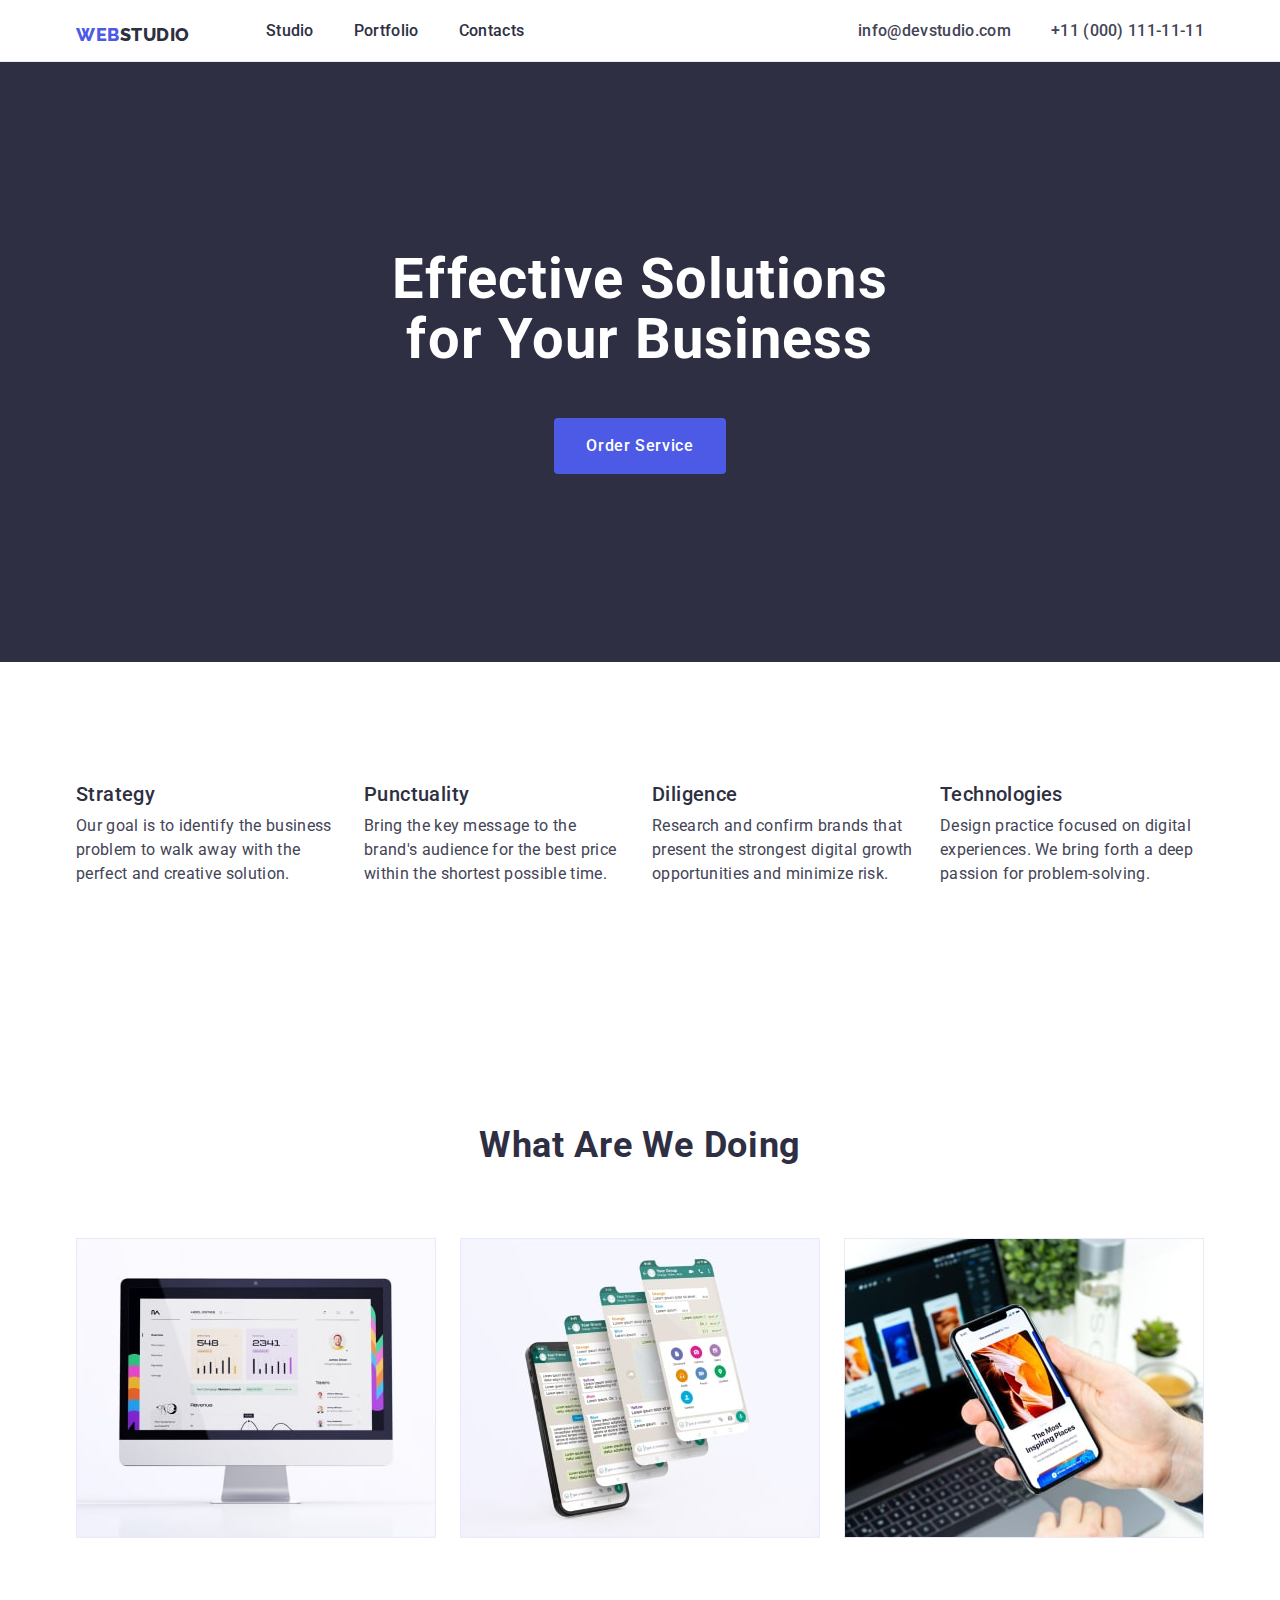
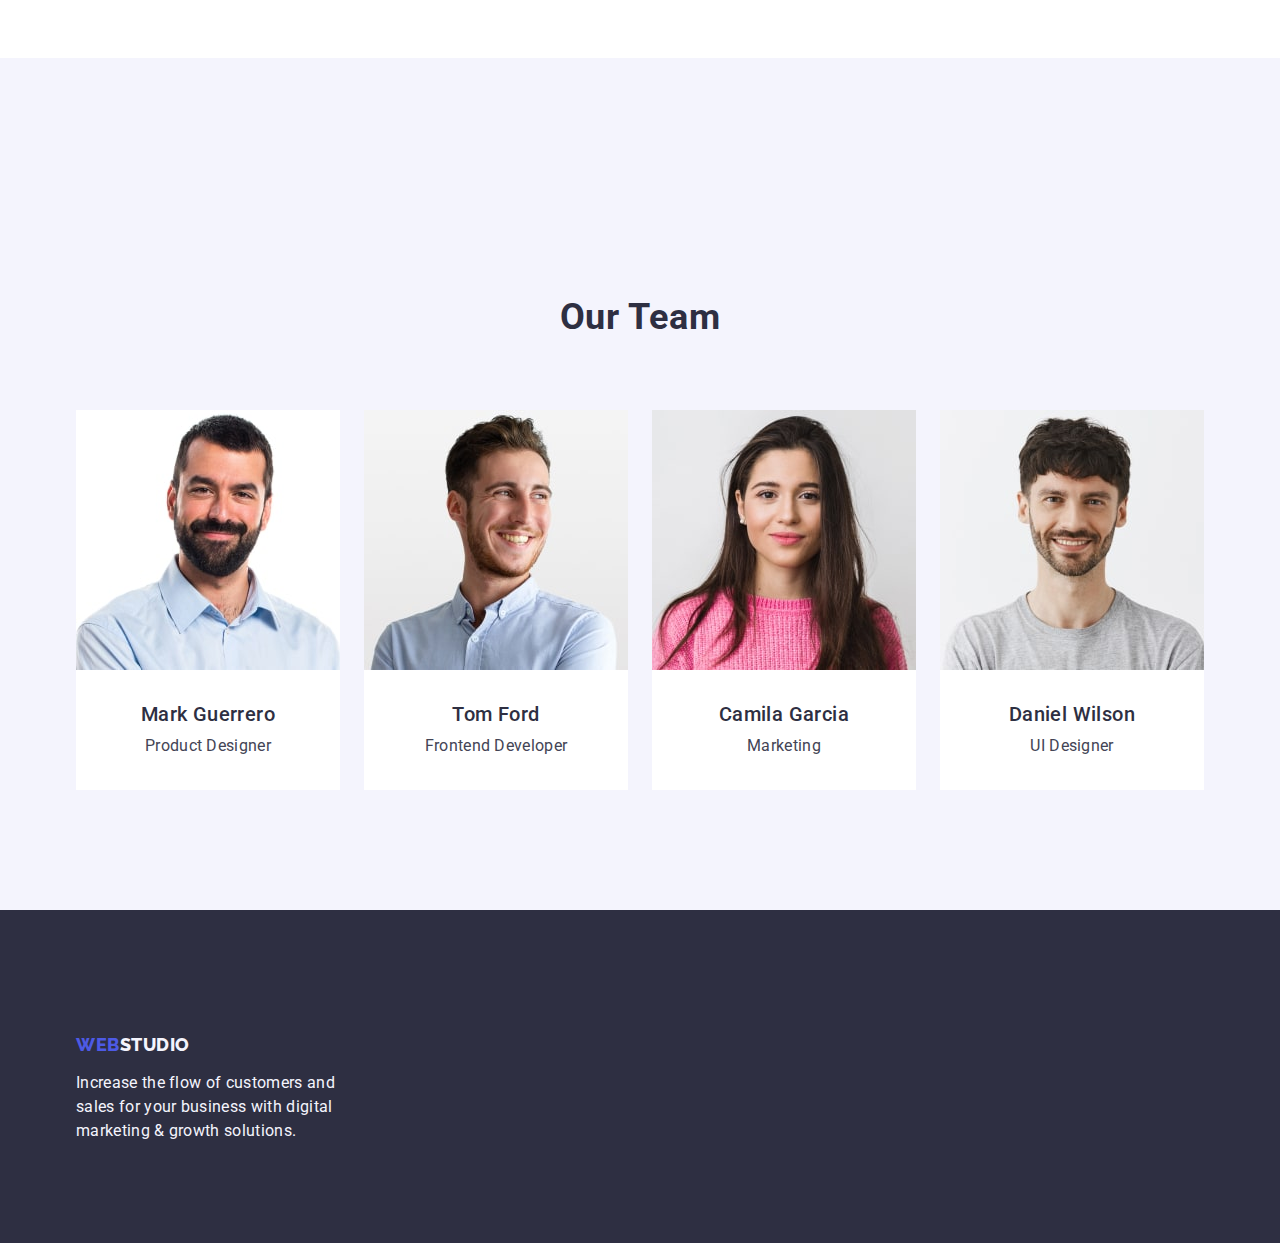
<file: index.html>
<!DOCTYPE html>
<html lang="en">
  <head>
    <meta charset="UTF-8" />
    <meta http-equiv="X-UA-Compatible" content="IE=edge" />
    <meta name="viewport" content="width=device-width, initial-scale=1.0" />
    <link rel="preconnect" href="https://fonts.googleapis.com" />
    <link rel="preconnect" href="https://fonts.gstatic.com" crossorigin />
    <link
      href="https://fonts.googleapis.com/css2?family=Raleway:wght@800&family=Roboto:wght@400;500;700&display=swap"
      rel="stylesheet"
    />
    <title>webstudio</title>
    <link
      rel="stylesheet"
      href="https://cdn.jsdelivr.net/npm/modern-normalize@2.0.0/modern-normalize.min.css"
    />
    <link rel="stylesheet" href="./css/styles.css" />
  </head>
  <body>
    <header class="header">
      <div class="container header-container">
        <nav class="header-navigation">
          <a href="./index.html" class="header-logo link"
            >Web<span class="header-span">Studio</span></a
          >
          <ul class="header-menu list">
            <li class="header-menu-item">
              <a class="header-menu-link link" href="./index.html">Studio</a>
            </li>
            <li class="header-menu-item">
              <a class="header-menu-link link" href="./portfolio.html"
                >Portfolio</a
              >
            </li>
            <li class="header-menu-item">
              <a class="header-menu-link link" href="">Contacts</a>
            </li>
          </ul>
        </nav>
        <address class="contact">
          <ul id="contact" class="header-address list">
            <li class="header-address-item">
              <a
                class="header-address-link link"
                href="mailto:info@devstudio.com"
                >info@devstudio.com</a
              >
            </li>
            <li class="header-address-item">
              <a class="header-address-link link" href="tel:+110001111111"
                >+11 (000) 111-11-11</a
              >
            </li>
          </ul>
        </address>
      </div>
    </header>

    <main>
      <section id="home" class="hero">
        <div class="container hero-container">
          <h1 class="hero-title">Effective Solutions for Your Business</h1>
          <button type="button" class="hero-btn">Order Service</button>
        </div>
      </section>

      <section class="motto">
        <div class="container container-motto">
          <h2 class="visually-hidden">Motto</h2>
          <ul class="motto-lict list">
            <li class="motto-item list">
              <h3 class="motto-subtitle">Strategy</h3>
              <p class="motto-item-text">
                Our goal is to identify the business problem to walk away with
                the perfect and creative solution.
              </p>
            </li>
            <li class="motto-item list">
              <h3 class="motto-subtitle">Punctuality</h3>
              <p class="motto-item-text">
                Bring the key message to the brand's audience for the best price
                within the shortest possible time.
              </p>
            </li>
            <li class="motto-item list">
              <h3 class="motto-subtitle">Diligence</h3>
              <p class="motto-item-text">
                Research and confirm brands that present the strongest digital
                growth opportunities and minimize risk.
              </p>
            </li>
            <li class="motto-item list">
              <h3 class="motto-subtitle">Technologies</h3>
              <p class="motto-item-text">
                Design practice focused on digital experiences. We bring forth a
                deep passion for problem-solving.
              </p>
            </li>
          </ul>
        </div>
      </section>
      <section class="products">
        <div class="container">
          <h2 class="products-title">What Are We Doing</h2>
          <ul class="products-list list">
            <li class="products-item list">
              <img src="./images/Rec_710.jpg" alt="Strategy" width="360" />
            </li>
            <li class="products-item list">
              <img src="./images/Rec_711.jpg" alt="Diligence" width="360" />
            </li>
            <li class="products-item list">
              <img src="./images/Rec_712.jpg" alt="Technologies" width="360" />
            </li>
          </ul>
        </div>
      </section>

      <section id="portfolio" class="team">
        <div class="container">
          <h2 class="team-title">Our Team</h2>
          <ul class="team-list list">
            <li class="team-item">
              <img src="./images/img_.jpg" alt="Mark Guerrero" width="264" />
              <div class="team-cart">
                <h3 class="team-item-title">Mark Guerrero</h3>
                <p class="team-text">Product Designer</p>
              </div>
            </li>

            <li class="team-item">
              <img src="./images/img1.jpg" alt="Tom Ford" width="264" />
              <div class="team-cart">
                <h3 class="team-item-title">Tom Ford</h3>
                <p class="team-text">Frontend Developer</p>
              </div>
            </li>

            <li class="team-item">
              <img src="./images/img2.jpg" alt="Camila Garcia" width="264" />
              <div class="team-cart">
                <h3 class="team-item-title">Camila Garcia</h3>
                <p class="team-text">Marketing</p>
              </div>
            </li>

            <li class="team-item">
              <img src="./images/img3.jpg" alt="Daniel Wilson" width="264" />
              <div class="team-cart">
                <h3 class="team-item-title">Daniel Wilson</h3>
                <p class="team-text">UI Designer</p>
              </div>
            </li>
          </ul>
        </div>
      </section>
    </main>

    <footer class="footer">
      <div class="container">
        <a href="./index.html" class="header-logo link"
          >Web<span class="footer-span">Studio</span></a
        >
        <p class="footer-text">
          Increase the flow of customers and sales for your business with
          digital marketing & growth solutions.
        </p>
      </div>
    </footer>
  </body>
</html>
</file>
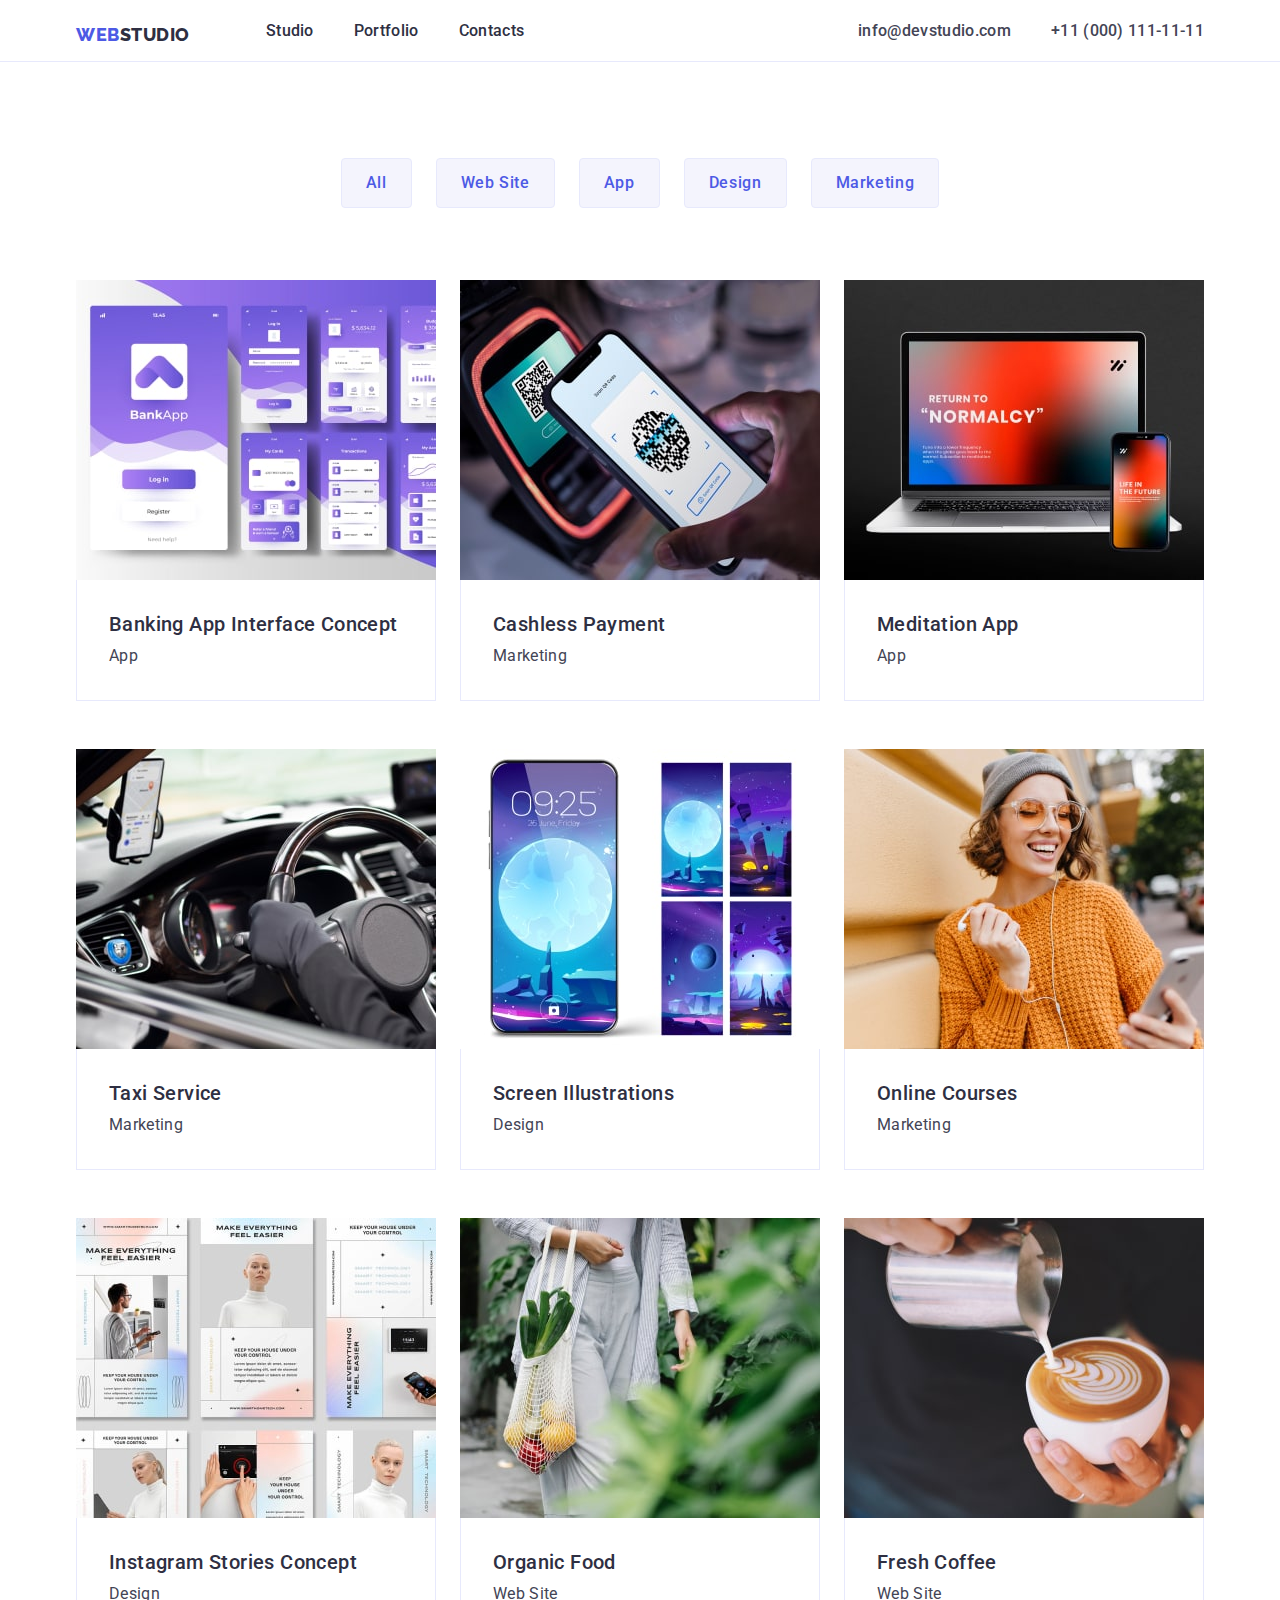
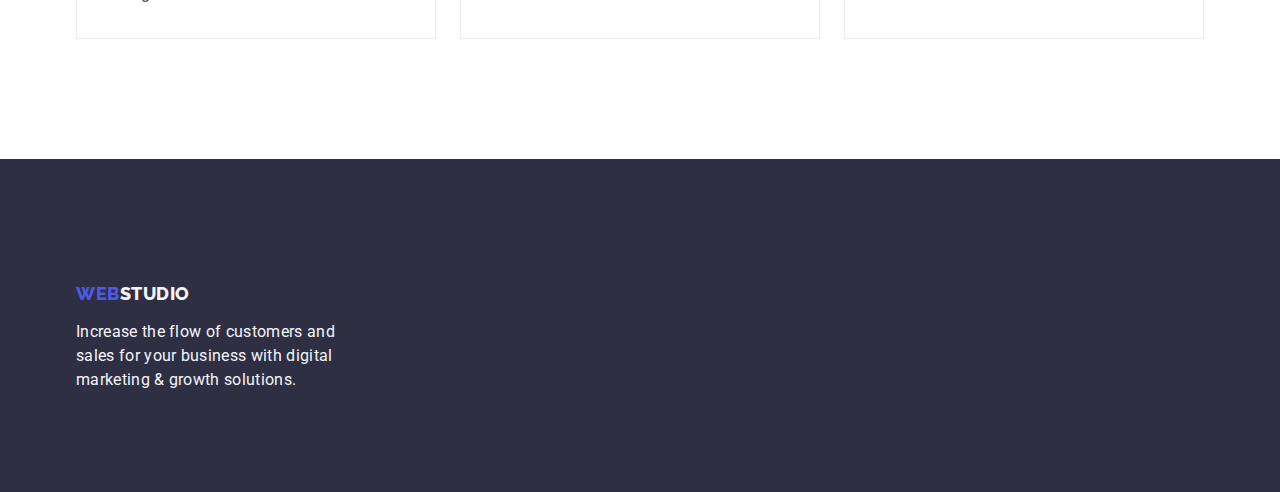
<file: portfolio.html>
<!DOCTYPE html>
<html lang="en">
  <head>
    <meta charset="UTF-8" />
    <meta http-equiv="X-UA-Compatible" content="IE=edge" />
    <meta name="viewport" content="width=device-width, initial-scale=1.0" />
    <link rel="preconnect" href="https://fonts.googleapis.com" />
    <link rel="preconnect" href="https://fonts.gstatic.com" crossorigin />
    <link
      href="https://fonts.googleapis.com/css2?family=Raleway:wght@800&family=Roboto:wght@400;500;700&display=swap"
      rel="stylesheet"
    />
    <title>webstudio</title>
    <link
      rel="stylesheet"
      href="https://cdn.jsdelivr.net/npm/modern-normalize@2.0.0/modern-normalize.min.css"
    />
    <link rel="stylesheet" href="./css/styles.css" />
  </head>
  <body>
    <header class="header">
      <div class="container header-container">
        <nav class="header-navigation">
          <a href="./index.html" class="header-logo link"
            >Web<span class="header-span">Studio</span></a
          >
          <ul class="header-menu list">
            <li class="header-menu-item list">
              <a class="header-menu-link link" href="./index.html">Studio</a>
            </li>
            <li class="header-menu-item list">
              <a class="header-menu-link link" href="./portfolio.html"
                >Portfolio</a
              >
            </li>
            <li class="header-menu-item list">
              <a class="header-menu-link link" href="">Contacts</a>
            </li>
          </ul>
        </nav>
        <address class="contact">
          <ul id="contact" class="header-address list">
            <li class="header-address-item">
              <a
                class="header-address-link link"
                href="mailto:info@devstudio.com"
                >info@devstudio.com</a
              >
            </li>
            <li class="header-address-item">
              <a class="header-address-link link" href="tel:+110001111111"
                >+11 (000) 111-11-11</a
              >
            </li>
          </ul>
        </address>
      </div>
    </header>

    <main>
      <section class="btn">
        <div class="container">
          <h1 class="visually-hidden">Album</h1>
          <ul class="album list">
            <li class="btn-item list">
              <button type="button" class="btn-link">All</button>
            </li>
            <li class="btn-item list">
              <button type="button" class="btn-link">Web Site</button>
            </li>
            <li class="btn-item list">
              <button type="button" class="btn-link">App</button>
            </li>
            <li class="btn-item list">
              <button type="button" class="btn-link">Design</button>
            </li>
            <li class="btn-item list">
              <button type="button" class="btn-link">Marketing</button>
            </li>
          </ul>

          <ul class="gallery-list list">
            <li class="gallery-item">
              <a href="/" class="gallery-link link">
                <img
                  src="./images/img11.jpg"
                  alt="Banking App Interface Concept"
                  width="360"
                />
                <div class="gallery-cart">
                  <h2 class="gallery-item-title">
                    Banking App Interface Concept
                  </h2>
                  <p class="gallery-item-text">App</p>
                </div>
              </a>
            </li>
            <li class="gallery-item">
              <a href="/" class="gallery-link link">
                <img
                  src="./images/img21.jpg"
                  alt="Cashless Payment"
                  width="360"
                />
                <div class="gallery-cart">
                  <h2 class="gallery-item-title">Cashless Payment</h2>
                  <p class="gallery-item-text">Marketing</p>
                </div>
              </a>
            </li>
            <li class="gallery-item">
              <a href="/" class="gallery-link link">
                <img
                  src="./images/img31.jpg"
                  alt="Meditation App"
                  width="360"
                />
                <div class="gallery-cart">
                  <h2 class="gallery-item-title">Meditation App</h2>
                  <p class="gallery-item-text">App</p>
                </div>
              </a>
            </li>
            <li class="gallery-item">
              <a href="/" class="gallery-link link">
                <img src="./images/img41.jpg" alt="Taxi Service" width="360" />
                <div class="gallery-cart">
                  <h2 class="gallery-item-title">Taxi Service</h2>
                  <p class="gallery-item-text">Marketing</p>
                </div>
              </a>
            </li>
            <li class="gallery-item">
              <a href="/" class="gallery-link link">
                <img
                  src="./images/img51.jpg"
                  alt="Screen Illustrations"
                  width="360"
                />
                <div class="gallery-cart">
                  <h2 class="gallery-item-title">Screen Illustrations</h2>
                  <p class="gallery-item-text">Design</p>
                </div>
              </a>
            </li>
            <li class="gallery-item">
              <a href="/" class="gallery-link link">
                <img
                  src="./images/img61.jpg"
                  alt="Online Courses"
                  width="360"
                />
                <div class="gallery-cart">
                  <h2 class="gallery-item-title">Online Courses</h2>
                  <p class="gallery-item-text">Marketing</p>
                </div>
              </a>
            </li>
            <li class="gallery-item">
              <a href="/" class="gallery-link link">
                <img
                  src="./images/img71.jpg"
                  alt="Instagram Stories Concept"
                  width="360"
                />
                <div class="gallery-cart">
                  <h2 class="gallery-item-title">Instagram Stories Concept</h2>
                  <p class="gallery-item-text">Design</p>
                </div>
              </a>
            </li>
            <li class="gallery-item">
              <a href="/" class="gallery-link link">
                <img src="./images/img81.jpg" alt="Organic Food" width="360" />
                <div class="gallery-cart">
                  <h2 class="gallery-item-title">Organic Food</h2>
                  <p class="gallery-item-text">Web Site</p>
                </div>
              </a>
            </li>
            <li class="gallery-item">
              <a href="/" class="gallery-link link">
                <img src="./images/img91.jpg" alt="Fresh Coffee" width="360" />
                <div class="gallery-cart">
                  <h2 class="gallery-item-title">Fresh Coffee</h2>
                  <p class="gallery-item-text">Web Site</p>
                </div>
              </a>
            </li>
          </ul>
        </div>
      </section>
    </main>
    <footer class="footer">
      <div class="container">
        <a href="./index.html" class="header-logo link"
          >Web<span class="footer-span">Studio</span></a
        >
        <p class="footer-text">
          Increase the flow of customers and sales for your business with
          digital marketing & growth solutions.
        </p>
      </div>
    </footer>
  </body>
</html>
</file>
<file: css/styles.css>
:root {
  --main-title-color: #2e2f42;
  --main-text-color: #434455;
}

body {
  font-family: "Roboto", sans-serif;
  color: #434455;
  background-color: #ffffff;
}

h1,
h2,
h3,
h4,
h5,
h6,
p {
  margin-top: 0;
  margin-bottom: 0;
}

a {
  text-decoration: none;
}

ul {
  list-style-type: none;
  margin-top: 0;
  margin-bottom: 0;
  padding-left: 0;
}

img {
  display: block;
}

.link {
  text-decoration: none;
}

.list {
  list-style: none;
}

.container {
  width: 100%;
  max-width: 1158px;
  padding-left: 15px;
  padding-right: 15px;
  margin: 0 auto;
}
/*header*/

.header {
  border-bottom: 1px solid #e7e9fc;
}
.header-container {
  display: flex;
  align-items: center;
}

.header-menu {
  display: flex;
  gap: 40px;
}

.header-navigation {
  display: flex;
  align-items: center;
}

.header-logo {
  font-family: "Raleway", sans-serif;
  font-weight: 800;
  font-size: 18px;
  line-height: 1.17;
  letter-spacing: 0.03em;
  text-transform: uppercase;
  color: #4d5ae5;
  margin-right: 76px;
  margin-top: 24px;
}

.header-span {
  color: #2e2f42;
}

.header-address {
  display: flex;
  gap: 40px;
}
.header-address-item {
  color: var(--main-text-color);
}

.header-menu-link {
  font-weight: 500;
  font-size: 16px;
  line-height: 1.5;
  letter-spacing: 0.02em;
  color: var(--main-title-color);
  font-style: normal;
  padding: 24px 0;
}

.header-address-link {
  font-weight: 500;
  font-size: 16px;
  line-height: 1.5;
  letter-spacing: 0.02em;
  color: var(--main-text-color);
  font-style: normal;
}

.header-address-link:hover {
  color: #404bbf;
}

.header-address-link:focus {
  color: #404bbf;
}

.header-menu-link:hover {
  color: #404bbf;
}

.header-menu-link:focus {
  color: #404bbf;
}

.contact {
  font-style: normal;
  margin-left: auto;
}

/*hero*/

.hero {
  background-color: #2e2f42;
  padding: 188px 0;
}

.hero-container {
  max-width: 1440px;
  align-content: center;
}

.hero-title {
  font-weight: 700;
  font-size: 56px;
  line-height: 1.07;
  text-align: center;
  letter-spacing: 0.02em;
  color: #ffffff;
  max-width: 496px;

  margin: auto;
  margin-bottom: 48px;
}

.hero-btn {
  font-family: inherit;
  font-weight: 500;
  font-size: 16px;
  line-height: 1.5;
  background-color: #4d5ae5;
  border: none;
  letter-spacing: 0.04em;
  color: #ffffff;
  cursor: pointer;
  min-width: 169px;
  height: 56px;
  padding: 16px 32px;
  display: block;
  border-radius: 4px;
  margin: auto;
}

.hero-btn:hover {
  background-color: #404bbf;
}

.hero-btn:focus {
  background-color: #404bbf;
}

/*motto*/

.motto {
  padding-top: 120px;
  padding-bottom: 120px;
}

.visually-hidden {
  position: absolute;
  width: 1px;
  height: 1px;
  margin: -1px;
  border: 0;
  padding: 0;
  white-space: nowrap;
  clip-path: inset(100%);
  clip: rect(0 0 0 0);
  overflow: hidden;
}
.motto-lict {
  display: flex;
  gap: 24px;
}
.motto-subtitle {
  font-weight: 500;
  font-size: 20px;
  line-height: 1.2;
  letter-spacing: 0.02em;
  color: var(--main-title-color);
  margin-bottom: 8px;
}

.motto-item {
  width: calc((100% - 24px * 3) / 4);
}

.motto-item-text {
  font-size: 16px;
  line-height: 1.5;
  letter-spacing: 0.02em;
  color: var(--main-text-color);
}

/*product*/

.products {
  padding-top: 120px;
  padding-bottom: 120px;
}
.products-title {
  font-weight: 700;
  font-size: 36px;
  line-height: 1.11;
  letter-spacing: 0.02em;
  text-align: center;
  text-transform: capitalize;
  color: var(--main-title-color);
  margin-bottom: 72px;
}

.products-list {
  display: flex;
  gap: 24px;
}

.products-item {
  width: calc((100% - 24px * 2) / 3);
}

/* Team */

.team {
  background-color: #f4f4fd;
  padding-top: 120px;
  padding-bottom: 120px;
}
.team-item {
  background-color: #fff;

  width: calc((100% - 24px * 3) / 4);
  border-radius: 0px 0px 4px 4px;
}

.team-cart {
  padding: 32px 16px;
  text-align: center;
  background-color: #fff;
}
.team-title {
  font-weight: 700;
  font-size: 36px;
  line-height: 1.11;
  letter-spacing: 0.02em;
  text-align: center;
  text-transform: capitalize;
  color: var(--main-title-color);
  padding-top: 120px;
  margin-bottom: 72px;
}
.team-text {
  font-size: 16px;
  line-height: 1.5;
  letter-spacing: 0.02em;
  color: var(--main-text-color);
}
.team-list {
  display: flex;
  gap: 24px;
}

.team-item-title {
  font-weight: 500;
  font-size: 20px;
  line-height: 1.2;
  letter-spacing: 0.02em;
  color: var(--main-title-color);
  margin-bottom: 8px;
}
/*footer*/

.footer {
  background-color: #2e2f42;
  padding-top: 100px;
  padding-bottom: 100px;
}

.footer span {
  color: #f4f4fd;
}

.header-logo {
  display: inline-block;
  margin-bottom: 16px;
}

.footer-text {
  font-weight: 400;
  font-size: 16px;
  line-height: 1.5;
  letter-spacing: 0.02em;
  color: #f4f4fd;
  max-width: 264px;
}

/* portfolio */

.btn {
  padding-top: 96px;
  padding-bottom: 120px;
}

.album {
  display: flex;
  margin-bottom: 72px;
  justify-content: center;
  width: calc((100% - 24 * 4) / 5);
  gap: 24px;
}

.btn-album {
  visibility: hidden;
}
.btn-link {
  font-family: "Roboto", sans-serif;
  font-weight: 500;
  font-size: 16px;
  line-height: 1.5;
  letter-spacing: 0.04em;
  cursor: pointer;
  color: #4d5ae5;
  background-color: #f4f4fd;
  padding: 12px 24px;
  border: 1px solid #e7e9fc;
  margin: 0 auto;
  border-radius: 4px;
}

.btn-link:hover {
  color: #fff;
  background: #404bbf;
  border: 1px solid transparent;
}

.btn-link:focus {
  color: #fff;
  background: #404bbf;
  border: 1px solid transparent;
}

.gallery-list {
  display: flex;
  flex-wrap: wrap;
  column-gap: 24px;
  row-gap: 48px;
}

.gallery-item {
  width: calc((100% - 48px) / 3);
}
.gallery-item-title {
  font-weight: 500;
  font-size: 20px;
  line-height: 1.2;
  letter-spacing: 0.02em;
  color: var(--main-title-color);
  margin-left: 16px;
  margin-bottom: 8px;
}

.gallery-item-text {
  font-size: 16px;
  line-height: 1.5;
  letter-spacing: 0.02em;
  color: var(--main-text-color);
  margin-left: 16px;
}

.gallery-cart {
  padding: 32px 16px;

  border: 1px solid #e7e9fc;
  border-top: none;
}
</file>
